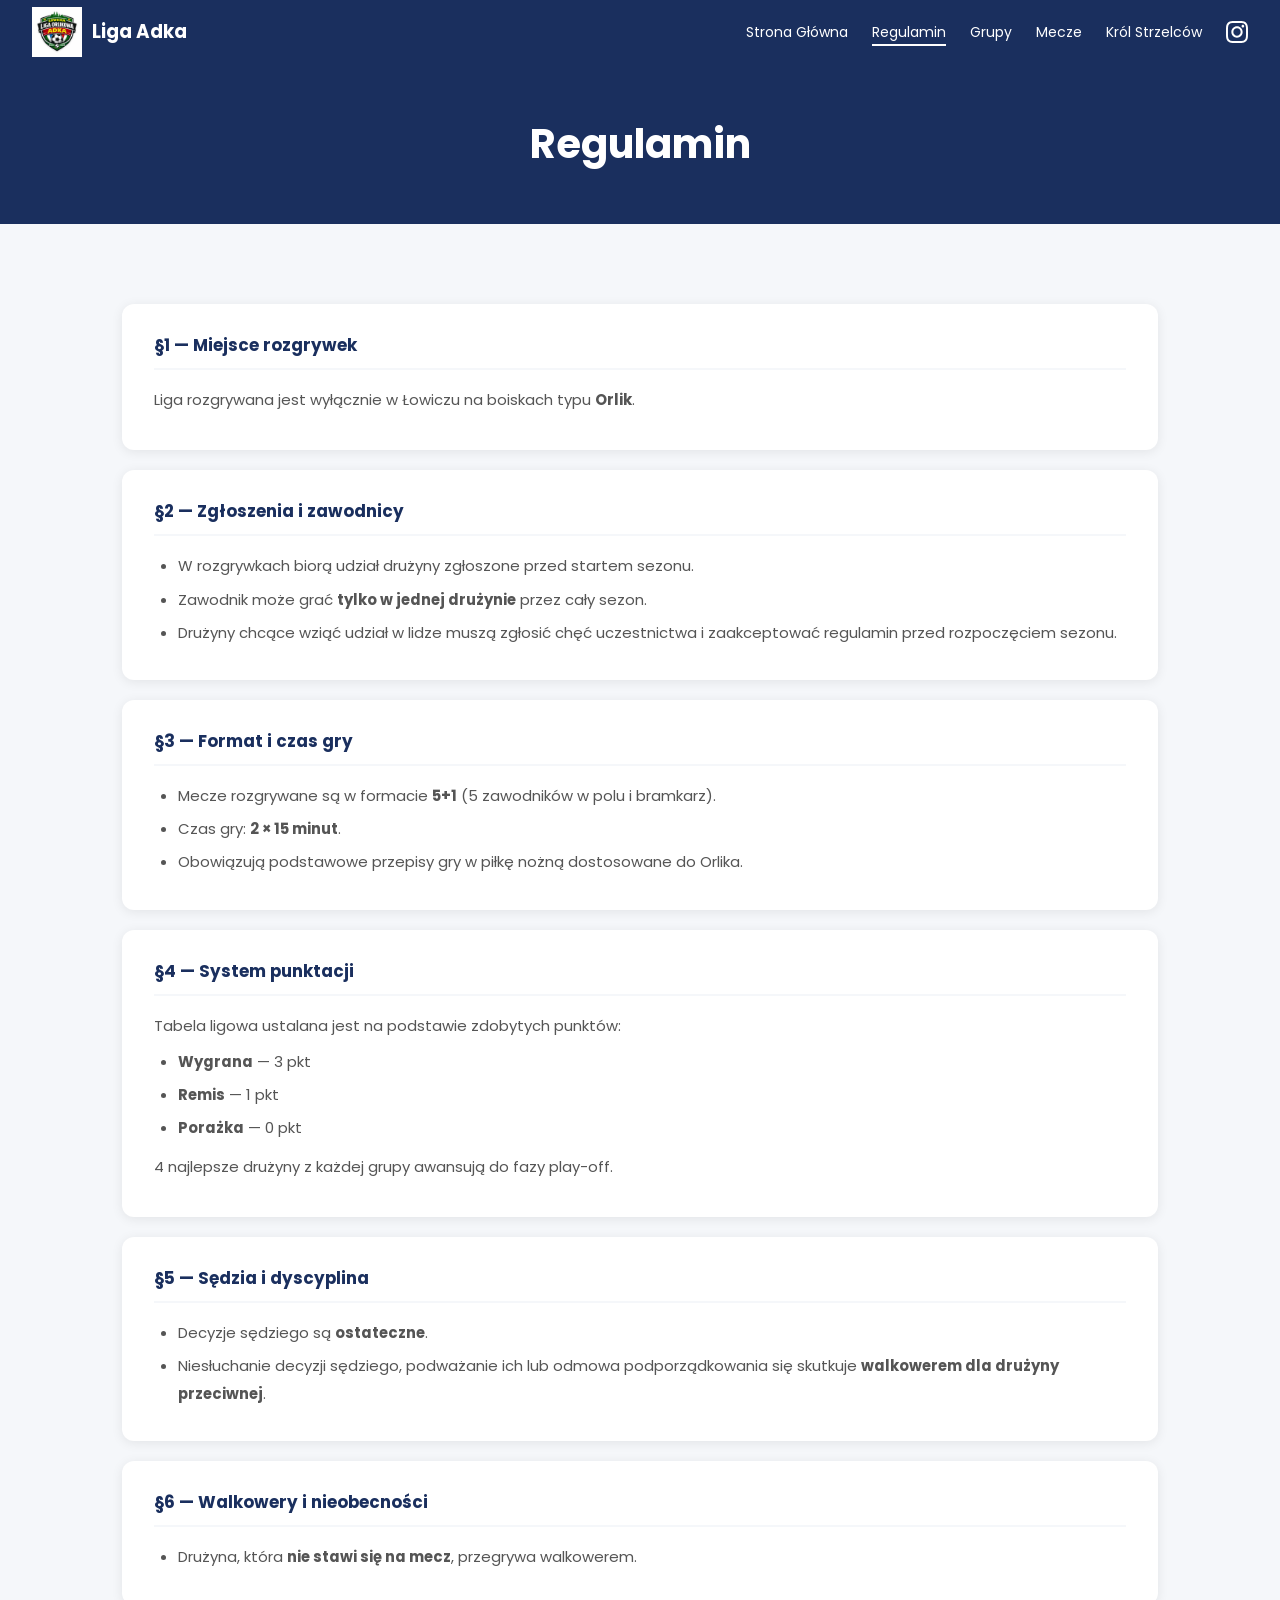
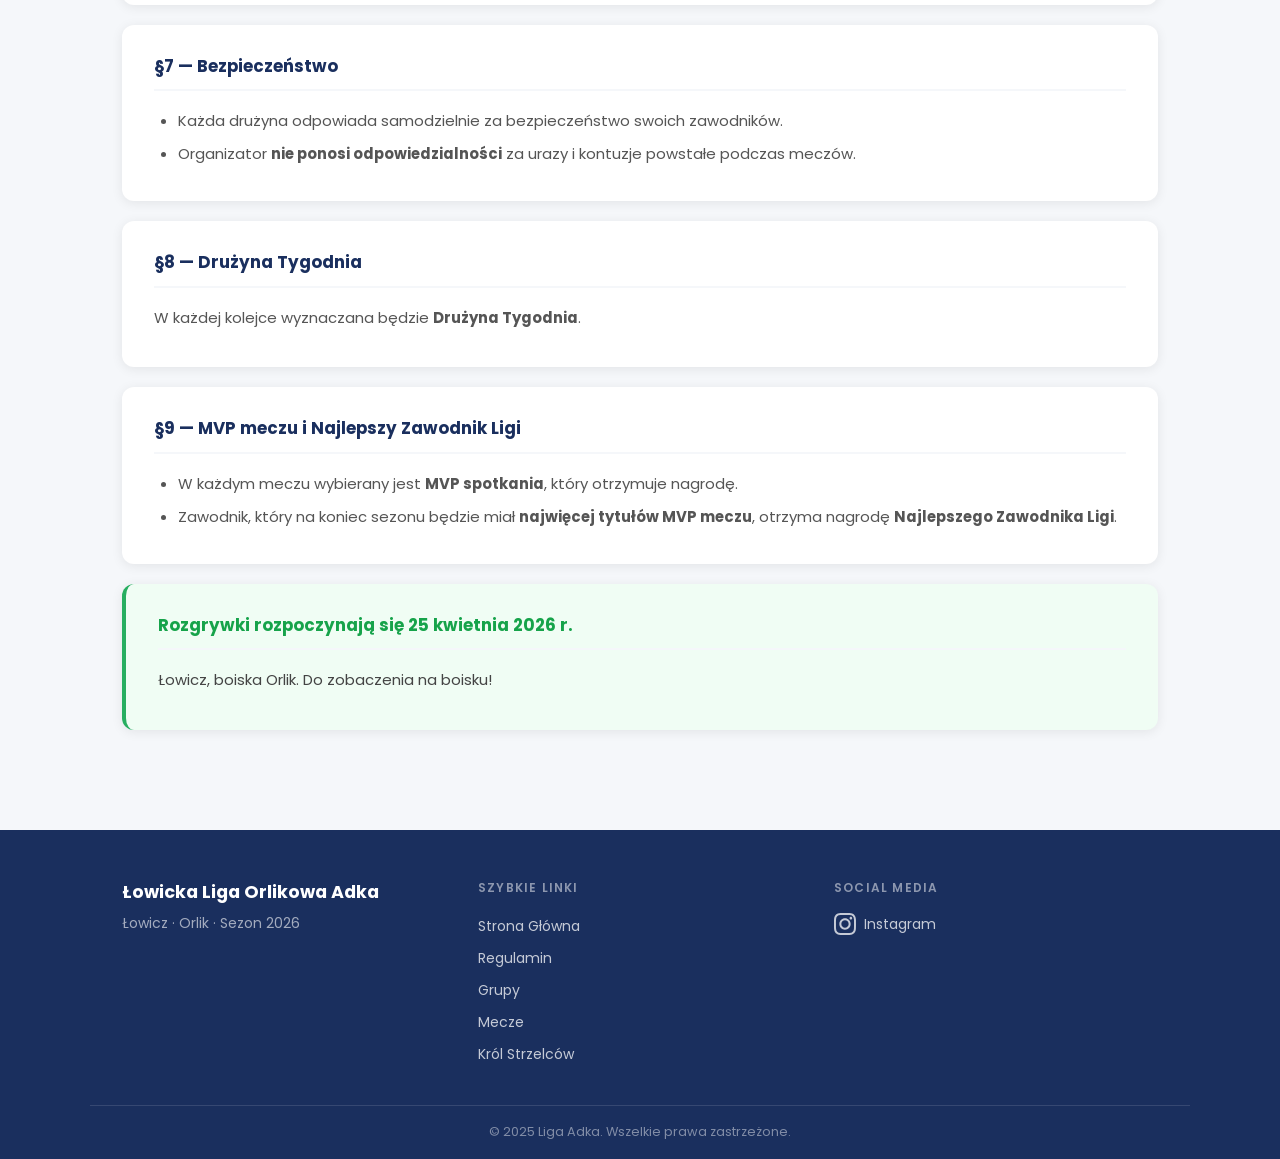
<file: regulamin.html>
<!DOCTYPE html>
<html lang="pl">
<head>
  <meta charset="UTF-8" />
  <meta name="viewport" content="width=device-width, initial-scale=1.0" />
  <title>Regulamin – Łowicka Liga Orlikowa Adka</title>
  <meta name="description" content="Regulamin Łowickiej Ligi Orlikowej Adka – zasady gry, punktacja, MVP i terminarz." />
  <link rel="preconnect" href="https://fonts.googleapis.com" />
  <link rel="preconnect" href="https://fonts.gstatic.com" crossorigin />
  <link href="https://fonts.googleapis.com/css2?family=Poppins:wght@300;400;600;700&display=swap" rel="stylesheet" />
  <link rel="icon" type="image/x-icon" href="/assets/favicon.ico">
  <link rel="icon" type="image/png" sizes="32x32" href="/assets/favicon-32.png">
  <link rel="apple-touch-icon" href="/assets/favicon-180.png">
  <link rel="stylesheet" href="style.css" />
</head>
<body>

<header>
  <a href="index.html" class="header-logo">
    <img src="/assets/logo.png" alt="Liga Adka" style="height:50px;">
    Liga Adka
  </a>
  <nav aria-label="Główna nawigacja">
    <a href="index.html">Strona Główna</a>
    <a href="regulamin.html">Regulamin</a>
    <a href="grupy.html">Grupy</a>
    <a href="mecze.html">Mecze</a>
    <a href="krol-strzelcow.html">Król Strzelców</a>
    <a href="https://www.instagram.com/alo_lowicz?igsh=MTcydXJ3M2UyYjkybQ==" class="instagram-link" target="_blank" rel="noopener noreferrer" aria-label="Instagram">
      <svg viewBox="0 0 24 24" aria-hidden="true"><path d="M12 2.163c3.204 0 3.584.012 4.85.07 3.252.148 4.771 1.691 4.919 4.919.058 1.265.069 1.645.069 4.849 0 3.205-.012 3.584-.069 4.849-.149 3.225-1.664 4.771-4.919 4.919-1.266.058-1.644.07-4.85.07-3.204 0-3.584-.012-4.849-.07-3.26-.149-4.771-1.699-4.919-4.92-.058-1.265-.07-1.644-.07-4.849 0-3.204.013-3.583.07-4.849.149-3.227 1.664-4.771 4.919-4.919 1.266-.057 1.645-.069 4.849-.069zm0-2.163c-3.259 0-3.667.014-4.947.072-4.358.2-6.78 2.618-6.98 6.98-.059 1.281-.073 1.689-.073 4.948 0 3.259.014 3.668.072 4.948.2 4.358 2.618 6.78 6.98 6.98 1.281.058 1.689.072 4.948.072 3.259 0 3.668-.014 4.948-.072 4.354-.2 6.782-2.618 6.979-6.98.059-1.28.073-1.689.073-4.948 0-3.259-.014-3.667-.072-4.947-.196-4.354-2.617-6.78-6.979-6.98-1.281-.059-1.69-.073-4.949-.073zm0 5.838c-3.403 0-6.162 2.759-6.162 6.162s2.759 6.163 6.162 6.163 6.162-2.759 6.162-6.163c0-3.403-2.759-6.162-6.162-6.162zm0 10.162c-2.209 0-4-1.79-4-4 0-2.209 1.791-4 4-4s4 1.791 4 4c0 2.21-1.791 4-4 4zm6.406-11.845c-.796 0-1.441.645-1.441 1.44s.645 1.44 1.441 1.44c.795 0 1.439-.645 1.439-1.44s-.644-1.44-1.439-1.44z"/></svg>
    </a>
  </nav>
  <button class="hamburger" aria-label="Otwórz menu" aria-expanded="false">
    <span></span><span></span><span></span>
  </button>
</header>

<div class="nav-overlay" aria-hidden="true"></div>
<nav class="mobile-nav" aria-label="Menu mobilne">
  <a href="index.html">Strona Główna</a>
  <a href="regulamin.html">Regulamin</a>
  <a href="grupy.html">Grupy</a>
  <a href="mecze.html">Mecze</a>
  <a href="krol-strzelcow.html">Król Strzelców</a>
  <a href="https://www.instagram.com/alo_lowicz?igsh=MTcydXJ3M2UyYjkybQ==" class="instagram-link" target="_blank" rel="noopener noreferrer" aria-label="Instagram">
    <svg viewBox="0 0 24 24" aria-hidden="true"><path d="M12 2.163c3.204 0 3.584.012 4.85.07 3.252.148 4.771 1.691 4.919 4.919.058 1.265.069 1.645.069 4.849 0 3.205-.012 3.584-.069 4.849-.149 3.225-1.664 4.771-4.919 4.919-1.266.058-1.644.07-4.85.07-3.204 0-3.584-.012-4.849-.07-3.26-.149-4.771-1.699-4.919-4.92-.058-1.265-.07-1.644-.07-4.849 0-3.204.013-3.583.07-4.849.149-3.227 1.664-4.771 4.919-4.919 1.266-.057 1.645-.069 4.849-.069zm0-2.163c-3.259 0-3.667.014-4.947.072-4.358.2-6.78 2.618-6.98 6.98-.059 1.281-.073 1.689-.073 4.948 0 3.259.014 3.668.072 4.948.2 4.358 2.618 6.78 6.98 6.98 1.281.058 1.689.072 4.948.072 3.259 0 3.668-.014 4.948-.072 4.354-.2 6.782-2.618 6.979-6.98.059-1.28.073-1.689.073-4.948 0-3.259-.014-3.667-.072-4.947-.196-4.354-2.617-6.78-6.979-6.98-1.281-.059-1.69-.073-4.949-.073zm0 5.838c-3.403 0-6.162 2.759-6.162 6.162s2.759 6.163 6.162 6.163 6.162-2.759 6.162-6.163c0-3.403-2.759-6.162-6.162-6.162zm0 10.162c-2.209 0-4-1.79-4-4 0-2.209 1.791-4 4-4s4 1.791 4 4c0 2.21-1.791 4-4 4zm6.406-11.845c-.796 0-1.441.645-1.441 1.44s.645 1.44 1.441 1.44c.795 0 1.439-.645 1.439-1.44s-.644-1.44-1.439-1.44z"/></svg>
    Instagram
  </a>
</nav>

<main>

  <div class="page-header">
    <h1>Regulamin</h1>
  </div>

  <section>
    <div class="container">

      <div class="regulamin-card fade-up">
        <h3>§1 — Miejsce rozgrywek</h3>
        <p>Liga rozgrywana jest wyłącznie w Łowiczu na boiskach typu <strong>Orlik</strong>.</p>
      </div>

      <div class="regulamin-card fade-up">
        <h3>§2 — Zgłoszenia i zawodnicy</h3>
        <ul>
          <li>W rozgrywkach biorą udział drużyny zgłoszone przed startem sezonu.</li>
          <li>Zawodnik może grać <strong>tylko w jednej drużynie</strong> przez cały sezon.</li>
          <li>Drużyny chcące wziąć udział w lidze muszą zgłosić chęć uczestnictwa i zaakceptować regulamin przed rozpoczęciem sezonu.</li>
        </ul>
      </div>

      <div class="regulamin-card fade-up">
        <h3>§3 — Format i czas gry</h3>
        <ul>
          <li>Mecze rozgrywane są w formacie <strong>5+1</strong> (5 zawodników w polu i bramkarz).</li>
          <li>Czas gry: <strong>2 × 15 minut</strong>.</li>
          <li>Obowiązują podstawowe przepisy gry w piłkę nożną dostosowane do Orlika.</li>
        </ul>
      </div>

      <div class="regulamin-card fade-up">
        <h3>§4 — System punktacji</h3>
        <p>Tabela ligowa ustalana jest na podstawie zdobytych punktów:</p>
        <ul>
          <li><strong>Wygrana</strong> — 3 pkt</li>
          <li><strong>Remis</strong> — 1 pkt</li>
          <li><strong>Porażka</strong> — 0 pkt</li>
        </ul>
        <p style="margin-top:0.75rem">4 najlepsze drużyny z każdej grupy awansują do fazy play-off.</p>
      </div>

      <div class="regulamin-card fade-up">
        <h3>§5 — Sędzia i dyscyplina</h3>
        <ul>
          <li>Decyzje sędziego są <strong>ostateczne</strong>.</li>
          <li>Niesłuchanie decyzji sędziego, podważanie ich lub odmowa podporządkowania się skutkuje <strong>walkowerem dla drużyny przeciwnej</strong>.</li>
        </ul>
      </div>

      <div class="regulamin-card fade-up">
        <h3>§6 — Walkowery i nieobecności</h3>
        <ul>
          <li>Drużyna, która <strong>nie stawi się na mecz</strong>, przegrywa walkowerem.</li>
        </ul>
      </div>

      <div class="regulamin-card fade-up">
        <h3>§7 — Bezpieczeństwo</h3>
        <ul>
          <li>Każda drużyna odpowiada samodzielnie za bezpieczeństwo swoich zawodników.</li>
          <li>Organizator <strong>nie ponosi odpowiedzialności</strong> za urazy i kontuzje powstałe podczas meczów.</li>
        </ul>
      </div>

      <div class="regulamin-card fade-up">
        <h3>§8 — Drużyna Tygodnia</h3>
        <p>W każdej kolejce wyznaczana będzie <strong>Drużyna Tygodnia</strong>.</p>
      </div>

      <div class="regulamin-card fade-up">
        <h3>§9 — MVP meczu i Najlepszy Zawodnik Ligi</h3>
        <ul>
          <li>W każdym meczu wybierany jest <strong>MVP spotkania</strong>, który otrzymuje nagrodę.</li>
          <li>Zawodnik, który na koniec sezonu będzie miał <strong>najwięcej tytułów MVP meczu</strong>, otrzyma nagrodę <strong>Najlepszego Zawodnika Ligi</strong>.</li>
        </ul>
      </div>

      <div class="regulamin-card fade-up" style="background:#f0fdf4;border-left:4px solid #27ae60">
        <h3 style="color:#16a34a">Rozgrywki rozpoczynają się 25 kwietnia 2026 r.</h3>
        <p style="color:#444">Łowicz, boiska Orlik. Do zobaczenia na boisku!</p>
      </div>

    </div>
  </section>

</main>

<footer>
  <div class="footer-inner">
    <div class="footer-brand">
      <strong>Łowicka Liga Orlikowa Adka</strong>
      <p>Łowicz · Orlik · Sezon 2026</p>
    </div>
    <div class="footer-links">
      <h4>Szybkie linki</h4>
      <ul>
        <li><a href="index.html">Strona Główna</a></li>
        <li><a href="regulamin.html">Regulamin</a></li>
        <li><a href="grupy.html">Grupy</a></li>
        <li><a href="mecze.html">Mecze</a></li>
        <li><a href="krol-strzelcow.html">Król Strzelców</a></li>
      </ul>
    </div>
    <div class="footer-social">
      <h4>Social Media</h4>
      <a href="#" aria-label="Profil Instagram Ligi Adka">
        <svg viewBox="0 0 24 24" aria-hidden="true"><path d="M12 2.163c3.204 0 3.584.012 4.85.07 3.252.148 4.771 1.691 4.919 4.919.058 1.265.069 1.645.069 4.849 0 3.205-.012 3.584-.069 4.849-.149 3.225-1.664 4.771-4.919 4.919-1.266.058-1.644.07-4.85.07-3.204 0-3.584-.012-4.849-.07-3.26-.149-4.771-1.699-4.919-4.92-.058-1.265-.07-1.644-.07-4.849 0-3.204.013-3.583.07-4.849.149-3.227 1.664-4.771 4.919-4.919 1.266-.057 1.645-.069 4.849-.069zm0-2.163c-3.259 0-3.667.014-4.947.072-4.358.2-6.78 2.618-6.98 6.98-.059 1.281-.073 1.689-.073 4.948 0 3.259.014 3.668.072 4.948.2 4.358 2.618 6.78 6.98 6.98 1.281.058 1.689.072 4.948.072 3.259 0 3.668-.014 4.948-.072 4.354-.2 6.782-2.618 6.979-6.98.059-1.28.073-1.689.073-4.948 0-3.259-.014-3.667-.072-4.947-.196-4.354-2.617-6.78-6.979-6.98-1.281-.059-1.69-.073-4.949-.073zm0 5.838c-3.403 0-6.162 2.759-6.162 6.162s2.759 6.163 6.162 6.163 6.162-2.759 6.162-6.163c0-3.403-2.759-6.162-6.162-6.162zm0 10.162c-2.209 0-4-1.79-4-4 0-2.209 1.791-4 4-4s4 1.791 4 4c0 2.21-1.791 4-4 4zm6.406-11.845c-.796 0-1.441.645-1.441 1.44s.645 1.44 1.441 1.44c.795 0 1.439-.645 1.439-1.44s-.644-1.44-1.439-1.44z"/></svg>
        Instagram
      </a>
    </div>
  </div>
  <div class="footer-bottom">
    <p>© 2025 Liga Adka. Wszelkie prawa zastrzeżone.</p>
  </div>
</footer>

<script src="script.js"></script>
</body>
</html>
</file>
<file: style.css>
@import url('https://fonts.googleapis.com/css2?family=Poppins:wght@300;400;600;700&display=swap');

*, *::before, *::after {
  box-sizing: border-box;
  margin: 0;
  padding: 0;
}

:root {
  --primary: #1a2f5e;
  --white: #ffffff;
  --bg: #f5f7fa;
  --text: #1a1a2e;
  --card-shadow: 0 2px 12px rgba(0,0,0,0.08);
  --radius: 12px;
  --transition: 0.3s ease;
}

html { scroll-behavior: smooth; }

body {
  font-family: 'Poppins', sans-serif;
  background: var(--bg);
  color: var(--text);
  line-height: 1.6;
  min-height: 100vh;
  display: flex;
  flex-direction: column;
}

main { flex: 1; }

header {
  position: sticky;
  top: 0;
  z-index: 1000;
  background: var(--primary);
  padding: 0 2rem;
  height: 64px;
  display: flex;
  align-items: center;
  justify-content: space-between;
}

.header-logo {
  color: var(--white);
  font-weight: 700;
  font-size: 1.15rem;
  text-decoration: none;
  display: flex;
  align-items: center;
  gap: 0.6rem;
  flex-shrink: 0;
}

.header-logo-img { width: 36px; height: 36px; object-fit: contain; }

header > nav {
  display: flex;
  align-items: center;
  gap: 1.5rem;
}

header > nav a {
  color: var(--white);
  text-decoration: none;
  font-weight: 400;
  font-size: 0.875rem;
  position: relative;
  transition: opacity var(--transition);
  white-space: nowrap;
}

header > nav a::after {
  content: '';
  position: absolute;
  bottom: -3px;
  left: 0;
  width: 0;
  height: 2px;
  background: var(--white);
  transition: width var(--transition);
}

header > nav a:hover::after,
header > nav a.active::after { width: 100%; }

header > nav a.instagram-link { display: flex; align-items: center; }
header > nav a.instagram-link svg { width: 22px; height: 22px; fill: var(--white); }

.hamburger {
  display: none;
  flex-direction: column;
  justify-content: space-between;
  width: 26px;
  height: 18px;
  cursor: pointer;
  background: none;
  border: none;
  padding: 0;
  z-index: 1100;
  flex-shrink: 0;
}

.hamburger span {
  display: block;
  height: 2px;
  background: var(--white);
  border-radius: 2px;
  transition: transform var(--transition), opacity var(--transition);
}

.hamburger.open span:nth-child(1) { transform: translateY(8px) rotate(45deg); }
.hamburger.open span:nth-child(2) { opacity: 0; }
.hamburger.open span:nth-child(3) { transform: translateY(-8px) rotate(-45deg); }

.mobile-nav {
  display: none;
  position: fixed;
  top: 0;
  right: -50%;
  width: 50%;
  height: 100%;
  background: var(--primary);
  z-index: 1050;
  flex-direction: column;
  padding: 80px 2rem 2rem;
  gap: 0;
  transition: right var(--transition);
  overflow-y: auto;
}

.mobile-nav.open { right: 0; }

.mobile-nav a {
  color: var(--white);
  text-decoration: none;
  font-size: 1rem;
  font-weight: 500;
  padding: 0.85rem 0;
  border-bottom: 1px solid rgba(255,255,255,0.12);
  transition: opacity var(--transition);
}

.mobile-nav a:last-child { border-bottom: none; margin-top: 0.5rem; }
.mobile-nav a:hover { opacity: 0.8; }

.mobile-nav a.instagram-link {
  display: flex;
  align-items: center;
  gap: 0.6rem;
}

.mobile-nav a.instagram-link svg {
  width: 20px;
  height: 20px;
  fill: var(--white);
}

.nav-overlay {
  display: none;
  position: fixed;
  top: 0;
  left: 0;
  width: 50%;
  height: 100%;
  z-index: 1040;
  cursor: pointer;
}

.nav-overlay.open { display: block; }

.hero {
  background: var(--primary);
  padding: 100px 2rem;
  text-align: center;
  display: flex;
  flex-direction: column;
  align-items: center;
  gap: 1.25rem;
}

.hero-logo { width: 100px; height: 100px; object-fit: contain; filter: drop-shadow(0 2px 8px rgba(0,0,0,0.25)); }

.hero h1 {
  color: var(--white);
  font-size: clamp(2rem, 5vw, 3.5rem);
  font-weight: 700;
  line-height: 1.15;
}

.hero p {
  color: rgba(255,255,255,0.65);
  font-size: 1.1rem;
  font-weight: 300;
}

.hero-buttons {
  display: flex;
  gap: 1rem;
  flex-wrap: wrap;
  justify-content: center;
  margin-top: 0.75rem;
}

.btn {
  display: inline-block;
  padding: 0.75rem 2rem;
  border-radius: 999px;
  font-family: 'Poppins', sans-serif;
  font-size: 0.95rem;
  font-weight: 600;
  text-decoration: none;
  cursor: pointer;
  transition: var(--transition);
}

.btn-filled {
  background: var(--white);
  color: var(--primary);
  border: 2px solid var(--white);
}

.btn-filled:hover { background: rgba(255,255,255,0.87); }

.btn-outline {
  background: transparent;
  color: var(--white);
  border: 2px solid var(--white);
}

.btn-outline:hover { background: rgba(255,255,255,0.15); }

section { padding: 80px 0; }

.container {
  max-width: 1100px;
  margin: 0 auto;
  padding: 0 2rem;
}

.page-header {
  background: var(--primary);
  padding: 3rem 2rem;
  text-align: center;
}

.page-header h1 {
  color: var(--white);
  font-size: clamp(1.8rem, 4vw, 2.5rem);
  font-weight: 700;
}

h2 {
  color: var(--primary);
  font-size: clamp(1.4rem, 3vw, 2rem);
  font-weight: 700;
  margin-bottom: 1.5rem;
}

.about-grid {
  display: grid;
  grid-template-columns: 3fr 2fr;
  gap: 3rem;
  align-items: center;
}

.about-text p {
  color: #555;
  line-height: 1.85;
  margin-bottom: 0.85rem;
  font-size: 0.95rem;
}

.about-image {
  border-radius: var(--radius);
  overflow: hidden;
  align-self: start;
}

.about-image img {
  width: 100%;
  height: auto;
  display: block;
  border-radius: var(--radius);
}

.location-section { background: var(--white); }

.map-wrapper {
  border-radius: var(--radius);
  overflow: hidden;
  box-shadow: var(--card-shadow);
  margin-bottom: 1rem;
}

.map-wrapper iframe {
  display: block;
  width: 100%;
  height: 420px;
  border: none;
}

.location-label {
  display: flex;
  align-items: center;
  justify-content: center;
  gap: 0.4rem;
  color: #666;
  font-size: 0.95rem;
  font-weight: 500;
}

.location-label svg { width: 18px; height: 18px; fill: var(--primary); flex-shrink: 0; }

.tabs-wrapper { margin-bottom: 0; }

.tabs {
  display: flex;
  gap: 0.5rem;
  margin-bottom: 1.5rem;
}

.tab-btn {
  padding: 0.6rem 1.6rem;
  border-radius: 999px;
  border: 2px solid var(--primary);
  background: var(--white);
  color: var(--primary);
  font-family: 'Poppins', sans-serif;
  font-size: 0.9rem;
  font-weight: 600;
  cursor: pointer;
  transition: background var(--transition), color var(--transition);
}

.tab-btn.active,
.tab-btn:hover {
  background: var(--primary);
  color: var(--white);
}

.tab-panel { display: none; }
.tab-panel.active { display: block; }

.table-wrapper {
  overflow-x: auto;
  border-radius: var(--radius);
  box-shadow: var(--card-shadow);
}

table {
  width: 100%;
  border-collapse: collapse;
  background: var(--white);
  font-size: 0.88rem;
}

thead th {
  background: var(--primary);
  color: var(--white);
  padding: 0.9rem 1rem;
  text-align: left;
  font-weight: 600;
  white-space: nowrap;
  font-size: 0.8rem;
  text-transform: uppercase;
  letter-spacing: 0.04em;
}

tbody tr {
  border-bottom: 1px solid #eef0f5;
  transition: background var(--transition);
}

tbody tr:hover { background: #f0f4ff; }
tbody tr:last-child { border-bottom: none; }

tbody td {
  padding: 0.85rem 1rem;
  white-space: nowrap;
}

td.pts {
  font-weight: 700;
  color: var(--primary);
  font-size: 1rem;
}

tr.gold   { background: #fffbeb; }
tr.silver { background: #f8f9fa; }
tr.bronze { background: #fff5f0; }

tr.gold   td:nth-child(1) { font-weight: 700; color: #b8860b; }
tr.silver td:nth-child(1) { font-weight: 700; color: #6b7280; }
tr.bronze td:nth-child(1) { font-weight: 700; color: #92400e; }

tr.advances td:first-child {
  border-left: 3px solid #27ae60;
  padding-left: calc(1rem - 3px);
}

.playoffs-legend {
  display: flex;
  align-items: center;
  gap: 0.5rem;
  margin-top: 0.75rem;
  font-size: 0.78rem;
  color: #555;
  font-weight: 500;
}

.playoffs-legend-dot {
  width: 14px;
  height: 14px;
  border-left: 3px solid #27ae60;
  background: rgba(39,174,96,0.07);
  border-radius: 2px;
  flex-shrink: 0;
}

.playoff-cutoff {
  border-bottom: 2px dashed #27ae60 !important;
}

.round-nav {
  display: flex;
  align-items: center;
  justify-content: space-between;
  background: var(--white);
  border-radius: var(--radius);
  box-shadow: var(--card-shadow);
  padding: 1rem 1.25rem;
  margin-bottom: 1.25rem;
  gap: 0.5rem;
}

.round-nav-btn {
  width: 40px;
  height: 40px;
  min-width: 40px;
  border-radius: 50%;
  border: 2px solid var(--primary);
  background: transparent;
  color: var(--primary);
  cursor: pointer;
  display: flex;
  align-items: center;
  justify-content: center;
  transition: background var(--transition), color var(--transition), border-color var(--transition);
}

.round-nav-btn:hover:not(:disabled) {
  background: var(--primary);
  color: var(--white);
}

.round-nav-btn:disabled {
  border-color: #ddd;
  color: #ccc;
  cursor: not-allowed;
}

.round-nav-btn svg { width: 20px; height: 20px; fill: currentColor; }

.round-nav-center {
  flex: 1;
  text-align: center;
  display: flex;
  flex-direction: column;
  align-items: center;
  gap: 0.15rem;
}

.round-nav-num {
  font-weight: 700;
  font-size: 1.05rem;
  color: var(--primary);
  line-height: 1.2;
}

.round-nav-date {
  font-size: 0.8rem;
  color: #888;
}

.round-badge {
  display: inline-block;
  padding: 0.18rem 0.65rem;
  border-radius: 999px;
  font-size: 0.68rem;
  font-weight: 700;
  letter-spacing: 0.06em;
  text-transform: uppercase;
  margin-top: 0.2rem;
}

.round-badge.today-badge-round { background: #27ae60; color: #fff; animation: badge-pulse 2s ease infinite; }
.round-badge.upcoming-badge    { background: #3b82f6; color: #fff; }
.round-badge.past-badge        { background: #94a3b8; color: #fff; }

@keyframes badge-pulse { 0%,100% { opacity:1; } 50% { opacity:.7; } }

.round-dots {
  display: flex;
  justify-content: center;
  gap: 6px;
  margin-top: 1rem;
}

.round-dot {
  width: 8px;
  height: 8px;
  border-radius: 50%;
  cursor: pointer;
  transition: background var(--transition), transform var(--transition);
}

.round-dot.past     { background: #c8d0e0; }
.round-dot.upcoming { background: #bfdbfe; }
.round-dot.active   { background: var(--primary); transform: scale(1.4); }
.round-dot.today    { background: #27ae60; }

.match-card {
  background: var(--white);
  border-radius: var(--radius);
  box-shadow: var(--card-shadow);
  padding: 1rem 1.25rem;
  display: grid;
  grid-template-columns: 1fr auto 1fr;
  grid-template-rows: auto auto;
  align-items: center;
  column-gap: 1rem;
  row-gap: 0.25rem;
  margin-bottom: 0.65rem;
  transition: transform var(--transition), box-shadow var(--transition);
  border-left: 3px solid transparent;
}

.match-card:hover {
  transform: translateY(-4px);
  box-shadow: 0 6px 20px rgba(0,0,0,0.12);
}

.match-card.status-today  { border-left-color: #27ae60; background: #f0fdf4; }
.match-card.status-past   { opacity: 0.92; }
.match-card.status-upcoming { border-left-color: #3b82f6; }

.match-date {
  grid-column: 1 / -1;
  font-size: 0.75rem;
  color: #999;
  font-weight: 400;
  display: flex;
  align-items: center;
  gap: 0.4rem;
}

.today-label {
  display: inline-block;
  background: #27ae60;
  color: #fff;
  font-size: 0.6rem;
  font-weight: 700;
  padding: 0.1rem 0.4rem;
  border-radius: 4px;
  letter-spacing: 0.06em;
  text-transform: uppercase;
}

.match-home {
  text-align: right;
  font-weight: 600;
  font-size: 0.92rem;
}

.match-score {
  background: var(--primary);
  color: var(--white);
  padding: 0.4rem 0.9rem;
  border-radius: 8px;
  font-weight: 700;
  font-size: 1rem;
  text-align: center;
  white-space: nowrap;
  min-width: 64px;
  letter-spacing: 0.02em;
}

.match-score.pending {
  background: #e2e8f0;
  color: #94a3b8;
  font-size: 0.85rem;
}

.match-away {
  font-weight: 600;
  font-size: 0.92rem;
}

.index-round-section {
  background: var(--white);
  padding: 60px 0;
}

.index-round-header {
  display: flex;
  align-items: center;
  justify-content: space-between;
  margin-bottom: 1.5rem;
  flex-wrap: wrap;
  gap: 0.75rem;
}

.index-round-header h2 { margin-bottom: 0; }

.link-arrow {
  color: var(--primary);
  text-decoration: none;
  font-weight: 600;
  font-size: 0.9rem;
  display: flex;
  align-items: center;
  gap: 0.3rem;
  transition: gap var(--transition);
  white-space: nowrap;
}

.link-arrow:hover { gap: 0.6rem; }

.round-preview-grid {
  display: grid;
  grid-template-columns: 1fr 1fr;
  gap: 1.5rem;
}

.round-preview-col h3 {
  font-size: 0.75rem;
  font-weight: 700;
  text-transform: uppercase;
  letter-spacing: 0.08em;
  color: var(--primary);
  margin-bottom: 0.75rem;
  opacity: 0.7;
}

.round-preview-info {
  display: flex;
  align-items: center;
  gap: 0.5rem;
  margin-bottom: 0.75rem;
  font-size: 0.85rem;
  font-weight: 600;
  color: var(--text);
}

@media (max-width: 600px) {
  .round-preview-grid { grid-template-columns: 1fr; }
}

.club-link {
  background: none;
  border: none;
  padding: 0;
  font-family: inherit;
  font-size: inherit;
  font-weight: 600;
  color: var(--primary);
  cursor: pointer;
  text-decoration: underline;
  text-decoration-color: transparent;
  text-underline-offset: 3px;
  transition: text-decoration-color var(--transition), opacity var(--transition);
  text-align: left;
}

.club-link:hover {
  text-decoration-color: var(--primary);
  opacity: 0.8;
}

.club-modal-overlay {
  display: none;
  position: fixed;
  inset: 0;
  background: rgba(10, 20, 50, 0.55);
  z-index: 3000;
  align-items: center;
  justify-content: center;
  padding: 1rem;
  backdrop-filter: blur(3px);
  animation: overlay-in 0.2s ease;
}

.club-modal-overlay.open {
  display: flex;
}

@keyframes overlay-in { from { opacity:0; } to { opacity:1; } }

.club-modal {
  background: var(--white);
  border-radius: 16px;
  max-width: 480px;
  width: 100%;
  max-height: 88vh;
  overflow-y: auto;
  box-shadow: 0 24px 64px rgba(0,0,0,0.28);
  animation: modal-in 0.25s ease;
}

@keyframes modal-in {
  from { opacity:0; transform: translateY(20px) scale(0.97); }
  to   { opacity:1; transform: translateY(0) scale(1); }
}

.club-modal-header {
  background: var(--primary);
  padding: 1.5rem;
  border-radius: 16px 16px 0 0;
  display: flex;
  align-items: flex-start;
  justify-content: space-between;
  gap: 1rem;
}

.club-modal-badge {
  display: inline-block;
  background: rgba(255,255,255,0.2);
  color: rgba(255,255,255,0.85);
  font-size: 0.7rem;
  font-weight: 700;
  text-transform: uppercase;
  letter-spacing: 0.08em;
  padding: 0.18rem 0.6rem;
  border-radius: 999px;
  margin-bottom: 0.4rem;
}

.club-modal-title {
  color: var(--white);
  font-size: 1.25rem;
  font-weight: 700;
  margin: 0;
}

.club-modal-close {
  background: rgba(255,255,255,0.15);
  border: none;
  color: var(--white);
  width: 34px;
  height: 34px;
  min-width: 34px;
  border-radius: 50%;
  cursor: pointer;
  font-size: 1rem;
  display: flex;
  align-items: center;
  justify-content: center;
  transition: background var(--transition);
  margin-top: 2px;
}

.club-modal-close:hover { background: rgba(255,255,255,0.28); }

.club-modal-body { padding: 1.5rem; }

.club-stats-row {
  display: flex;
  gap: 0.75rem;
  margin-bottom: 1.5rem;
}

.club-stat {
  background: var(--bg);
  border-radius: 10px;
  padding: 0.85rem 0.75rem;
  text-align: center;
  flex: 1;
}

.club-stat-num {
  font-size: 1.6rem;
  font-weight: 700;
  color: var(--primary);
  line-height: 1;
}

.club-stat-label {
  font-size: 0.72rem;
  color: #888;
  margin-top: 0.3rem;
  font-weight: 500;
}

.club-players-list {
  display: flex;
  flex-direction: column;
  gap: 0;
}

.club-player-row {
  display: flex;
  align-items: center;
  justify-content: space-between;
  padding: 0.65rem 0.75rem;
  border-radius: 8px;
  transition: background var(--transition);
}

.club-player-row:hover { background: var(--bg); }

.club-player-row.top-scorer {
  background: #fffbeb;
  font-weight: 700;
}

.club-player-name {
  font-size: 0.9rem;
  color: var(--text);
}

.club-player-goals {
  font-size: 0.85rem;
  color: #aaa;
  font-weight: 500;
  white-space: nowrap;
}

.club-player-goals.has-goals {
  color: var(--primary);
  font-weight: 700;
}

.regulamin-card {
  background: var(--white);
  border-radius: var(--radius);
  box-shadow: var(--card-shadow);
  padding: 1.75rem 2rem;
  margin-bottom: 1.25rem;
}

.regulamin-card h3 {
  color: var(--primary);
  font-size: 1.05rem;
  font-weight: 700;
  margin-bottom: 1rem;
  padding-bottom: 0.6rem;
  border-bottom: 2px solid var(--bg);
  display: flex;
  align-items: center;
  gap: 0.5rem;
}

.regulamin-card p,
.regulamin-card li {
  color: #555;
  line-height: 1.85;
  margin-bottom: 0.5rem;
  font-size: 0.93rem;
}

.regulamin-card ul,
.regulamin-card ol {
  padding-left: 1.5rem;
}

.regulamin-card li { margin-bottom: 0.35rem; }

footer {
  background: var(--primary);
  color: var(--white);
  margin-top: auto;
}

.footer-inner {
  max-width: 1100px;
  margin: 0 auto;
  padding: 3rem 2rem 2rem;
  display: grid;
  grid-template-columns: 1fr 1fr 1fr;
  gap: 2rem;
}

.footer-brand strong { font-size: 1.1rem; font-weight: 700; }
.footer-brand p { color: rgba(255,255,255,0.6); font-size: 0.875rem; margin-top: 0.4rem; }

.footer-links h4,
.footer-social h4 {
  font-size: 0.75rem;
  font-weight: 600;
  text-transform: uppercase;
  letter-spacing: 0.1em;
  color: rgba(255,255,255,0.5);
  margin-bottom: 1rem;
}

.footer-links ul { list-style: none; }
.footer-links li { margin-bottom: 0.4rem; }
.footer-links a {
  color: rgba(255,255,255,0.75);
  text-decoration: none;
  font-size: 0.875rem;
  transition: color var(--transition);
}
.footer-links a:hover { color: var(--white); }

.footer-social a {
  display: inline-flex;
  align-items: center;
  gap: 0.5rem;
  color: rgba(255,255,255,0.75);
  text-decoration: none;
  font-size: 0.875rem;
  transition: color var(--transition);
}
.footer-social a:hover { color: var(--white); }
.footer-social svg { width: 22px; height: 22px; fill: currentColor; }

.footer-bottom {
  border-top: 1px solid rgba(255,255,255,0.12);
  text-align: center;
  padding: 1rem 2rem;
  font-size: 0.8rem;
  color: rgba(255,255,255,0.45);
  max-width: 1100px;
  margin: 0 auto;
}

.spinner-wrap {
  display: flex;
  justify-content: center;
  align-items: center;
  padding: 3rem;
}

.spinner {
  width: 44px;
  height: 44px;
  border: 4px solid rgba(26,47,94,0.12);
  border-top-color: var(--primary);
  border-radius: 50%;
  animation: spin 0.75s linear infinite;
}

@keyframes spin { to { transform: rotate(360deg); } }

.error-msg {
  text-align: center;
  padding: 2.5rem 1rem;
  color: #e74c3c;
  font-size: 0.9rem;
  background: var(--white);
  border-radius: var(--radius);
  box-shadow: var(--card-shadow);
}

.fade-up {
  opacity: 0;
  transform: translateY(28px);
  transition: opacity 0.6s ease, transform 0.6s ease;
}

.fade-up.visible {
  opacity: 1;
  transform: translateY(0);
}

.section-intro {
  padding: 2.5rem 0 0;
}

@media (max-width: 900px) {
  .about-grid { grid-template-columns: 1fr; }
  .about-image { order: -1; }
  .footer-inner { grid-template-columns: 1fr 1fr; }
  .footer-brand { grid-column: 1 / -1; }
}

@media (max-width: 768px) {
  header > nav { display: none; }
  .hamburger { display: flex; }
  .mobile-nav { display: flex; }

  section { padding: 60px 0; }

  .match-card {
    grid-template-columns: 1fr;
    text-align: center;
    gap: 0.5rem;
  }
  .match-home { text-align: center; }
  .match-score { margin: 0 auto; width: fit-content; }

  .footer-inner { grid-template-columns: 1fr; gap: 1.5rem; }

  .page-header { padding: 2.5rem 1.5rem; }
}

@media (max-width: 480px) {
  header { padding: 0 1.25rem; }
  .hero { padding: 80px 1.5rem; }
  .container { padding: 0 1.25rem; }
  .btn { padding: 0.65rem 1.5rem; font-size: 0.875rem; }
  .regulamin-card { padding: 1.25rem; }
}
</file>
